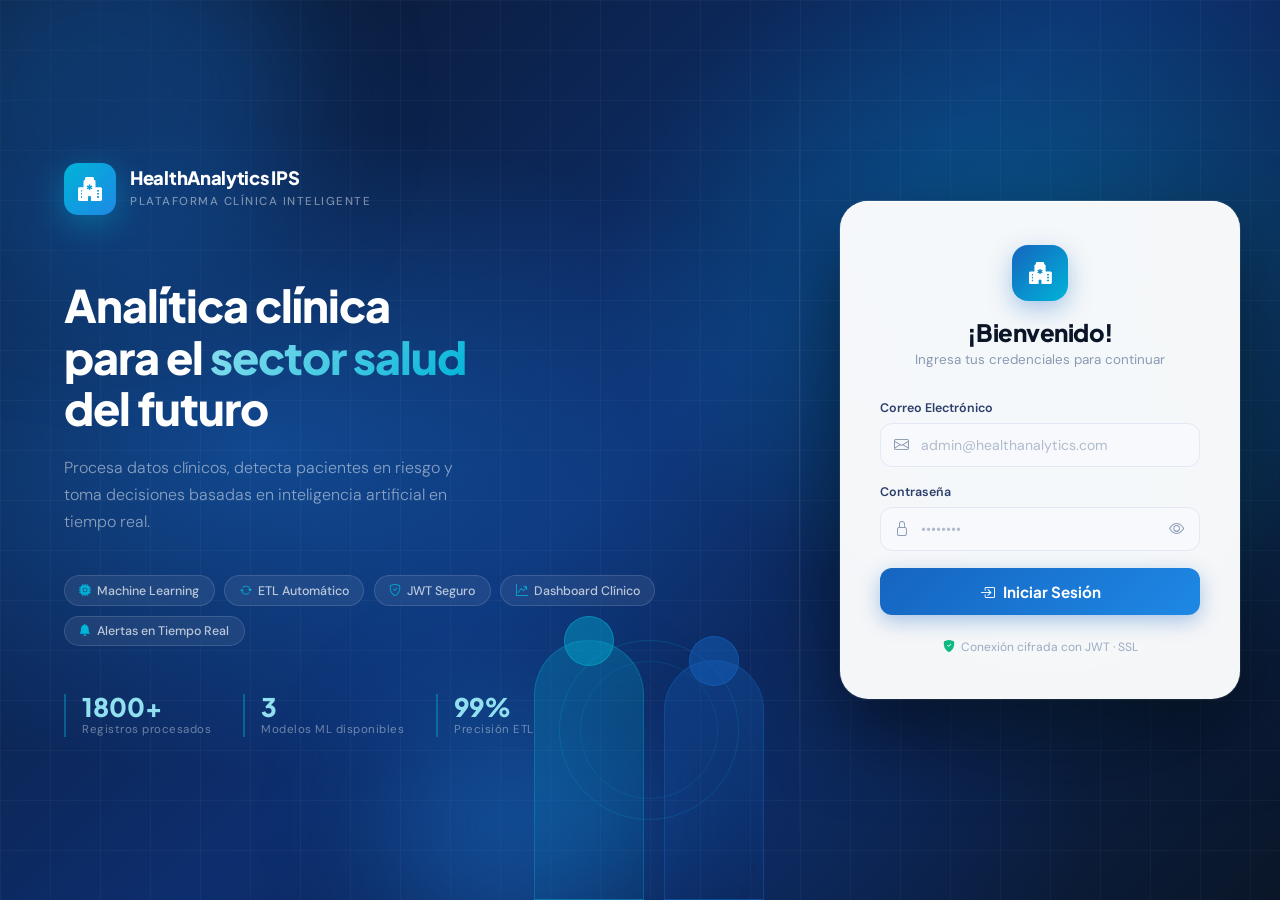
<file: frontend/templates/auth/login.html>
<!DOCTYPE html>
<html lang="es">
<head>
    <meta charset="UTF-8">
    <meta name="viewport" content="width=device-width, initial-scale=1.0">
    <title>HealthAnalytics IPS — Iniciar Sesión</title>
    <link href="https://cdn.jsdelivr.net/npm/bootstrap-icons@1.11.0/font/bootstrap-icons.css" rel="stylesheet">
    <link href="https://fonts.googleapis.com/css2?family=Plus+Jakarta+Sans:wght@400;500;600;700;800&family=DM+Sans:ital,wght@0,300;0,400;0,500;1,300&display=swap" rel="stylesheet">
    <style>
        *, *::before, *::after { box-sizing: border-box; margin: 0; padding: 0; }
        :root {
            --blue-deep:   #0A1628;
            --blue-mid:    #0D2E6E;
            --blue-bright: #1565C0;
            --blue-vivid:  #1E88E5;
            --cyan:        #00B4D8;
            --cyan-light:  #90E0EF;
            --white:       #FFFFFF;
            --glass:       rgba(255,255,255,0.07);
            --glass-border:rgba(255,255,255,0.13);
        }
        body { min-height:100vh; font-family:'DM Sans',sans-serif; background:var(--blue-deep); display:flex; overflow:hidden; position:relative; }
        .bg-layer { position:fixed; inset:0; z-index:0; background: radial-gradient(ellipse 80% 60% at 20% 50%, rgba(21,101,192,0.55) 0%, transparent 60%), radial-gradient(ellipse 60% 70% at 80% 30%, rgba(0,180,216,0.3) 0%, transparent 55%), radial-gradient(ellipse 50% 50% at 50% 90%, rgba(13,46,110,0.8) 0%, transparent 70%), linear-gradient(135deg, #0A1628 0%, #0D2E6E 50%, #0A1628 100%); }
        .orb { position:fixed; border-radius:50%; filter:blur(60px); animation:floatOrb 8s ease-in-out infinite; z-index:0; }
        .orb-1 { width:400px; height:400px; background:rgba(21,101,192,0.4); top:-100px; left:-100px; animation-delay:0s; }
        .orb-2 { width:300px; height:300px; background:rgba(0,180,216,0.3); top:40%; right:5%; animation-delay:-3s; }
        .orb-3 { width:250px; height:250px; background:rgba(30,136,229,0.35); bottom:-50px; left:30%; animation-delay:-5s; }
        @keyframes floatOrb { 0%,100%{transform:translate(0,0) scale(1)} 33%{transform:translate(30px,-20px) scale(1.05)} 66%{transform:translate(-15px,15px) scale(0.97)} }
        .grid-overlay { position:fixed; inset:0; z-index:0; background-image:linear-gradient(rgba(255,255,255,0.03) 1px,transparent 1px),linear-gradient(90deg,rgba(255,255,255,0.03) 1px,transparent 1px); background-size:50px 50px; }
        .layout { display:flex; width:100%; min-height:100vh; position:relative; z-index:1; }
        .left-panel { flex:1.1; display:flex; flex-direction:column; justify-content:center; padding:3rem 4rem; position:relative; }
        .brand { display:flex; align-items:center; gap:14px; margin-bottom:4rem; }
        .brand-icon { width:52px; height:52px; background:linear-gradient(135deg,var(--cyan),var(--blue-vivid)); border-radius:14px; display:flex; align-items:center; justify-content:center; font-size:1.5rem; box-shadow:0 8px 32px rgba(0,180,216,0.4); }
        .brand-text h1 { font-family:'Plus Jakarta Sans',sans-serif; font-size:1.15rem; font-weight:800; color:var(--white); letter-spacing:-0.3px; line-height:1.1; }
        .brand-text span { font-size:0.72rem; color:rgba(255,255,255,0.45); letter-spacing:1.5px; text-transform:uppercase; font-weight:500; }
        .hero-text h2 { font-family:'Plus Jakarta Sans',sans-serif; font-size:clamp(2rem,3.5vw,3rem); font-weight:800; color:var(--white); line-height:1.15; letter-spacing:-1px; margin-bottom:1.25rem; }
        .hero-text h2 .highlight { background:linear-gradient(135deg,var(--cyan-light),var(--cyan)); -webkit-background-clip:text; -webkit-text-fill-color:transparent; background-clip:text; }
        .hero-text p { color:rgba(255,255,255,0.5); font-size:1rem; font-weight:300; line-height:1.7; max-width:400px; margin-bottom:2.5rem; }
        .stats-row { display:flex; gap:2rem; margin-top:3rem; }
        .stat-item { border-left:2px solid rgba(0,180,216,0.4); padding-left:1rem; }
        .stat-item .num { font-family:'Plus Jakarta Sans',sans-serif; font-size:1.6rem; font-weight:800; color:var(--cyan-light); line-height:1; }
        .stat-item .lbl { font-size:0.72rem; color:rgba(255,255,255,0.4); letter-spacing:0.5px; margin-top:2px; }
        .illustration { position:absolute; bottom:0; right:0; width:300px; height:340px; display:flex; align-items:flex-end; justify-content:center; gap:20px; pointer-events:none; }
        .doc-figure { width:110px; height:260px; border-radius:55px 55px 0 0; position:relative; animation:docFloat 4s ease-in-out infinite; }
        .doc-figure.doc1 { background:linear-gradient(180deg,rgba(0,180,216,0.25) 0%,rgba(0,180,216,0.05) 100%); border:1px solid rgba(0,180,216,0.3); animation-delay:0s; }
        .doc-figure.doc2 { background:linear-gradient(180deg,rgba(21,101,192,0.3) 0%,rgba(21,101,192,0.05) 100%); border:1px solid rgba(21,101,192,0.4); animation-delay:-2s; width:100px; height:240px; }
        .doc-head { width:50px; height:50px; border-radius:50%; position:absolute; top:-25px; left:50%; transform:translateX(-50%); }
        .doc1 .doc-head { background:rgba(0,180,216,0.4); border:1px solid rgba(0,180,216,0.5); }
        .doc2 .doc-head { background:rgba(21,101,192,0.45); border:1px solid rgba(21,101,192,0.6); }
        @keyframes docFloat { 0%,100%{transform:translateY(0)} 50%{transform:translateY(-12px)} }
        .stethoscope-ring { position:absolute; width:180px; height:180px; border-radius:50%; border:1px solid rgba(0,180,216,0.2); top:50%; left:50%; transform:translate(-50%,-50%); animation:ringPulse 3s ease-in-out infinite; }
        .stethoscope-ring::after { content:''; position:absolute; inset:20px; border-radius:50%; border:1px solid rgba(0,180,216,0.15); }
        @keyframes ringPulse { 0%,100%{transform:translate(-50%,-50%) scale(1);opacity:0.6} 50%{transform:translate(-50%,-50%) scale(1.08);opacity:1} }
        .feature-pills { display:flex; flex-wrap:wrap; gap:0.6rem; }
        .pill { display:flex; align-items:center; gap:6px; background:var(--glass); border:1px solid var(--glass-border); border-radius:50px; padding:0.4rem 0.9rem; font-size:0.78rem; color:rgba(255,255,255,0.7); font-weight:500; backdrop-filter:blur(8px); }
        .pill i { color:var(--cyan); font-size:0.75rem; }
        .v-divider { width:1px; background:linear-gradient(to bottom,transparent,rgba(255,255,255,0.1) 30%,rgba(255,255,255,0.1) 70%,transparent); margin:2rem 0; flex-shrink:0; }
        .right-panel { width:480px; flex-shrink:0; display:flex; align-items:center; justify-content:center; padding:2rem; }
        .login-card { width:100%; max-width:400px; background:rgba(255,255,255,0.96); border-radius:28px; padding:2.75rem 2.5rem; box-shadow:0 32px 80px rgba(0,0,0,0.5),0 0 0 1px rgba(255,255,255,0.1),inset 0 1px 0 rgba(255,255,255,0.9); animation:cardIn 0.7s cubic-bezier(0.22,1,0.36,1) both; }
        @keyframes cardIn { from{opacity:0;transform:translateY(30px) scale(0.97)} to{opacity:1;transform:translateY(0) scale(1)} }
        .card-header-top { text-align:center; margin-bottom:2rem; }
        .card-logo { width:56px; height:56px; background:linear-gradient(135deg,#1565C0,#00B4D8); border-radius:16px; display:flex; align-items:center; justify-content:center; margin:0 auto 1rem; box-shadow:0 8px 24px rgba(21,101,192,0.35); }
        .card-header-top h3 { font-family:'Plus Jakarta Sans',sans-serif; font-size:1.5rem; font-weight:800; color:#0A1628; letter-spacing:-0.5px; }
        .card-header-top p { font-size:0.84rem; color:#8B9AB3; margin-top:4px; }
        .field-group { margin-bottom:1.1rem; }
        .field-label { display:block; font-size:0.78rem; font-weight:600; color:#2C3E6A; margin-bottom:0.4rem; }
        .field-wrap { position:relative; display:flex; align-items:center; }
        .field-icon { position:absolute; left:14px; color:#8B9AB3; font-size:0.95rem; pointer-events:none; }
        .field-input { width:100%; padding:0.75rem 0.9rem 0.75rem 2.5rem; border:1.5px solid #E2E8F5; border-radius:12px; font-size:0.88rem; font-family:'DM Sans',sans-serif; color:#1A2B4A; background:#F7F9FC; transition:all 0.2s ease; outline:none; }
        .field-input:focus { border-color:#1565C0; background:#fff; box-shadow:0 0 0 3px rgba(21,101,192,0.12); }
        .field-input::placeholder { color:#B0BCCC; }
        .toggle-pwd { position:absolute; right:12px; background:none; border:none; color:#8B9AB3; cursor:pointer; padding:4px; font-size:0.95rem; transition:color 0.15s; }
        .toggle-pwd:hover { color:#1565C0; }
        .btn-login { width:100%; padding:0.85rem; background:linear-gradient(135deg,#1565C0 0%,#1E88E5 100%); border:none; border-radius:12px; color:white; font-family:'Plus Jakarta Sans',sans-serif; font-size:0.95rem; font-weight:700; cursor:pointer; transition:all 0.2s ease; box-shadow:0 6px 20px rgba(21,101,192,0.35); margin-top:0.5rem; display:flex; align-items:center; justify-content:center; gap:8px; }
        .btn-login:hover { transform:translateY(-2px); box-shadow:0 10px 28px rgba(21,101,192,0.45); }
        .btn-login:active { transform:translateY(0); }
        .spinner { width:16px; height:16px; border:2px solid rgba(255,255,255,0.4); border-top-color:white; border-radius:50%; animation:spin 0.7s linear infinite; display:none; }
        @keyframes spin { to{transform:rotate(360deg)} }
        .alert-error { background:#FEF2F2; border:1px solid #FECACA; border-radius:10px; color:#DC2626; padding:0.7rem 0.9rem; font-size:0.82rem; font-weight:500; margin-bottom:1rem; display:none; align-items:center; gap:8px; }
        .secure-note { display:flex; align-items:center; justify-content:center; gap:6px; margin-top:1.5rem; font-size:0.75rem; color:#9BABC4; }
        .secure-note i { color:#10B981; }
        @media (max-width:900px) { .left-panel{display:none} .right-panel{width:100%} }
    </style>
</head>
<body>
<div class="bg-layer"></div>
<div class="grid-overlay"></div>
<div class="orb orb-1"></div>
<div class="orb orb-2"></div>
<div class="orb orb-3"></div>

<div class="layout">
    <div class="left-panel">
        <div class="brand">
            <div class="brand-icon"><i class="bi bi-hospital-fill" style="color:white"></i></div>
            <div class="brand-text">
                <h1>HealthAnalytics IPS</h1>
                <span>Plataforma Clínica Inteligente</span>
            </div>
        </div>
        <div class="hero-text">
            <h2>Analítica clínica<br>para el <span class="highlight">sector salud</span><br>del futuro</h2>
            <p>Procesa datos clínicos, detecta pacientes en riesgo y toma decisiones basadas en inteligencia artificial en tiempo real.</p>
            <div class="feature-pills">
                <div class="pill"><i class="bi bi-cpu-fill"></i> Machine Learning</div>
                <div class="pill"><i class="bi bi-arrow-repeat"></i> ETL Automático</div>
                <div class="pill"><i class="bi bi-shield-check"></i> JWT Seguro</div>
                <div class="pill"><i class="bi bi-graph-up-arrow"></i> Dashboard Clínico</div>
                <div class="pill"><i class="bi bi-bell-fill"></i> Alertas en Tiempo Real</div>
            </div>
        </div>
        <div class="stats-row">
            <div class="stat-item"><div class="num">1800+</div><div class="lbl">Registros procesados</div></div>
            <div class="stat-item"><div class="num">3</div><div class="lbl">Modelos ML disponibles</div></div>
            <div class="stat-item"><div class="num">99%</div><div class="lbl">Precisión ETL</div></div>
        </div>
        <div class="illustration">
            <div class="stethoscope-ring"></div>
            <div class="doc-figure doc1"><div class="doc-head"></div></div>
            <div class="doc-figure doc2"><div class="doc-head"></div></div>
        </div>
    </div>

    <div class="v-divider"></div>

    <div class="right-panel">
        <div class="login-card">
            <div class="card-header-top">
                <div class="card-logo"><i class="bi bi-hospital-fill" style="color:white;font-size:1.4rem"></i></div>
                <h3>¡Bienvenido!</h3>
                <p>Ingresa tus credenciales para continuar</p>
            </div>
            <div class="alert-error" id="alertError">
                <i class="bi bi-exclamation-circle-fill"></i>
                <span id="alertMsg">Error de autenticación</span>
            </div>
            <form id="loginForm">
                <div class="field-group">
                    <label class="field-label">Correo Electrónico</label>
                    <div class="field-wrap">
                        <i class="bi bi-envelope field-icon"></i>
                        <input type="email" id="email" class="field-input" placeholder="admin@healthanalytics.com" required>
                    </div>
                </div>
                <div class="field-group">
                    <label class="field-label">Contraseña</label>
                    <div class="field-wrap">
                        <i class="bi bi-lock field-icon"></i>
                        <input type="password" id="password" class="field-input" placeholder="••••••••" required>
                        <button type="button" class="toggle-pwd" id="togglePwd">
                            <i class="bi bi-eye" id="eyeIcon"></i>
                        </button>
                    </div>
                </div>
                <button type="submit" class="btn-login" id="btnLogin">
                    <div class="spinner" id="loginSpinner"></div>
                    <i class="bi bi-box-arrow-in-right" id="loginIcon"></i>
                    <span id="loginText">Iniciar Sesión</span>
                </button>
            </form>
            <div class="secure-note">
                <i class="bi bi-shield-fill-check"></i> Conexión cifrada con JWT · SSL
            </div>
        </div>
    </div>
</div>

<script>
    if (localStorage.getItem('access_token')) window.location.href = '/';
    document.getElementById('togglePwd').addEventListener('click', () => {
        const p = document.getElementById('password');
        const icon = document.getElementById('eyeIcon');
        p.type = p.type === 'password' ? 'text' : 'password';
        icon.className = p.type === 'password' ? 'bi bi-eye' : 'bi bi-eye-slash';
    });
    document.getElementById('loginForm').addEventListener('submit', async (e) => {
        e.preventDefault();
        const email = document.getElementById('email').value.trim();
        const password = document.getElementById('password').value;
        const errBox = document.getElementById('alertError');
        const spinner = document.getElementById('loginSpinner');
        const loginIcon = document.getElementById('loginIcon');
        const loginText = document.getElementById('loginText');
        errBox.style.display = 'none';
        spinner.style.display = 'block';
        loginIcon.style.display = 'none';
        loginText.textContent = 'Autenticando...';
        document.getElementById('btnLogin').disabled = true;
        try {
            const res = await fetch('/api/auth/login/', { method:'POST', headers:{'Content-Type':'application/json'}, body: JSON.stringify({email, password}) });
            const data = await res.json();
            if (!res.ok) throw new Error(data.detail || 'Credenciales incorrectas');
            localStorage.setItem('access_token', data.access);
            localStorage.setItem('refresh_token', data.refresh);
            localStorage.setItem('user', JSON.stringify(data.user));
            loginText.textContent = '¡Accediendo!';
            setTimeout(() => window.location.href = '/', 400);
        } catch (err) {
            document.getElementById('alertMsg').textContent = err.message;
            errBox.style.display = 'flex';
            spinner.style.display = 'none';
            loginIcon.style.display = '';
            loginText.textContent = 'Iniciar Sesión';
            document.getElementById('btnLogin').disabled = false;
        }
    });
</script>
</body>
</html>
</file>
